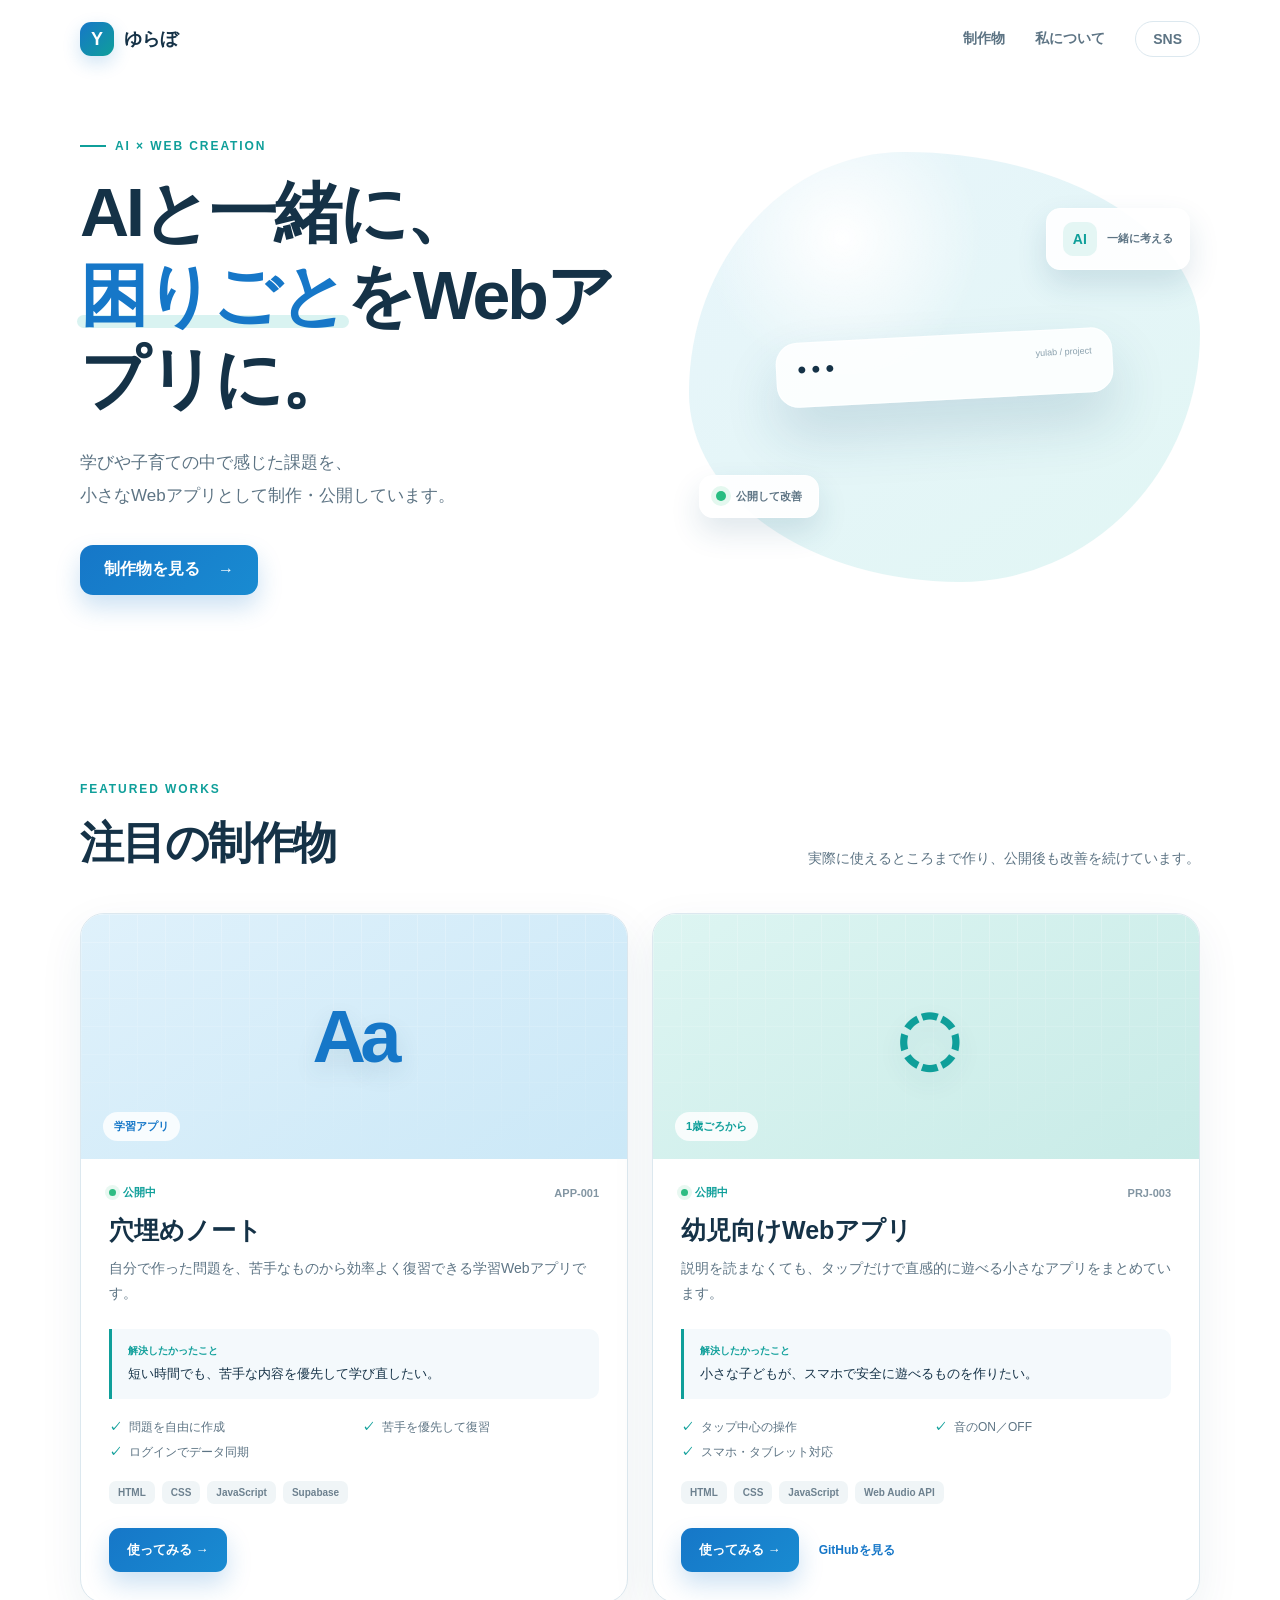
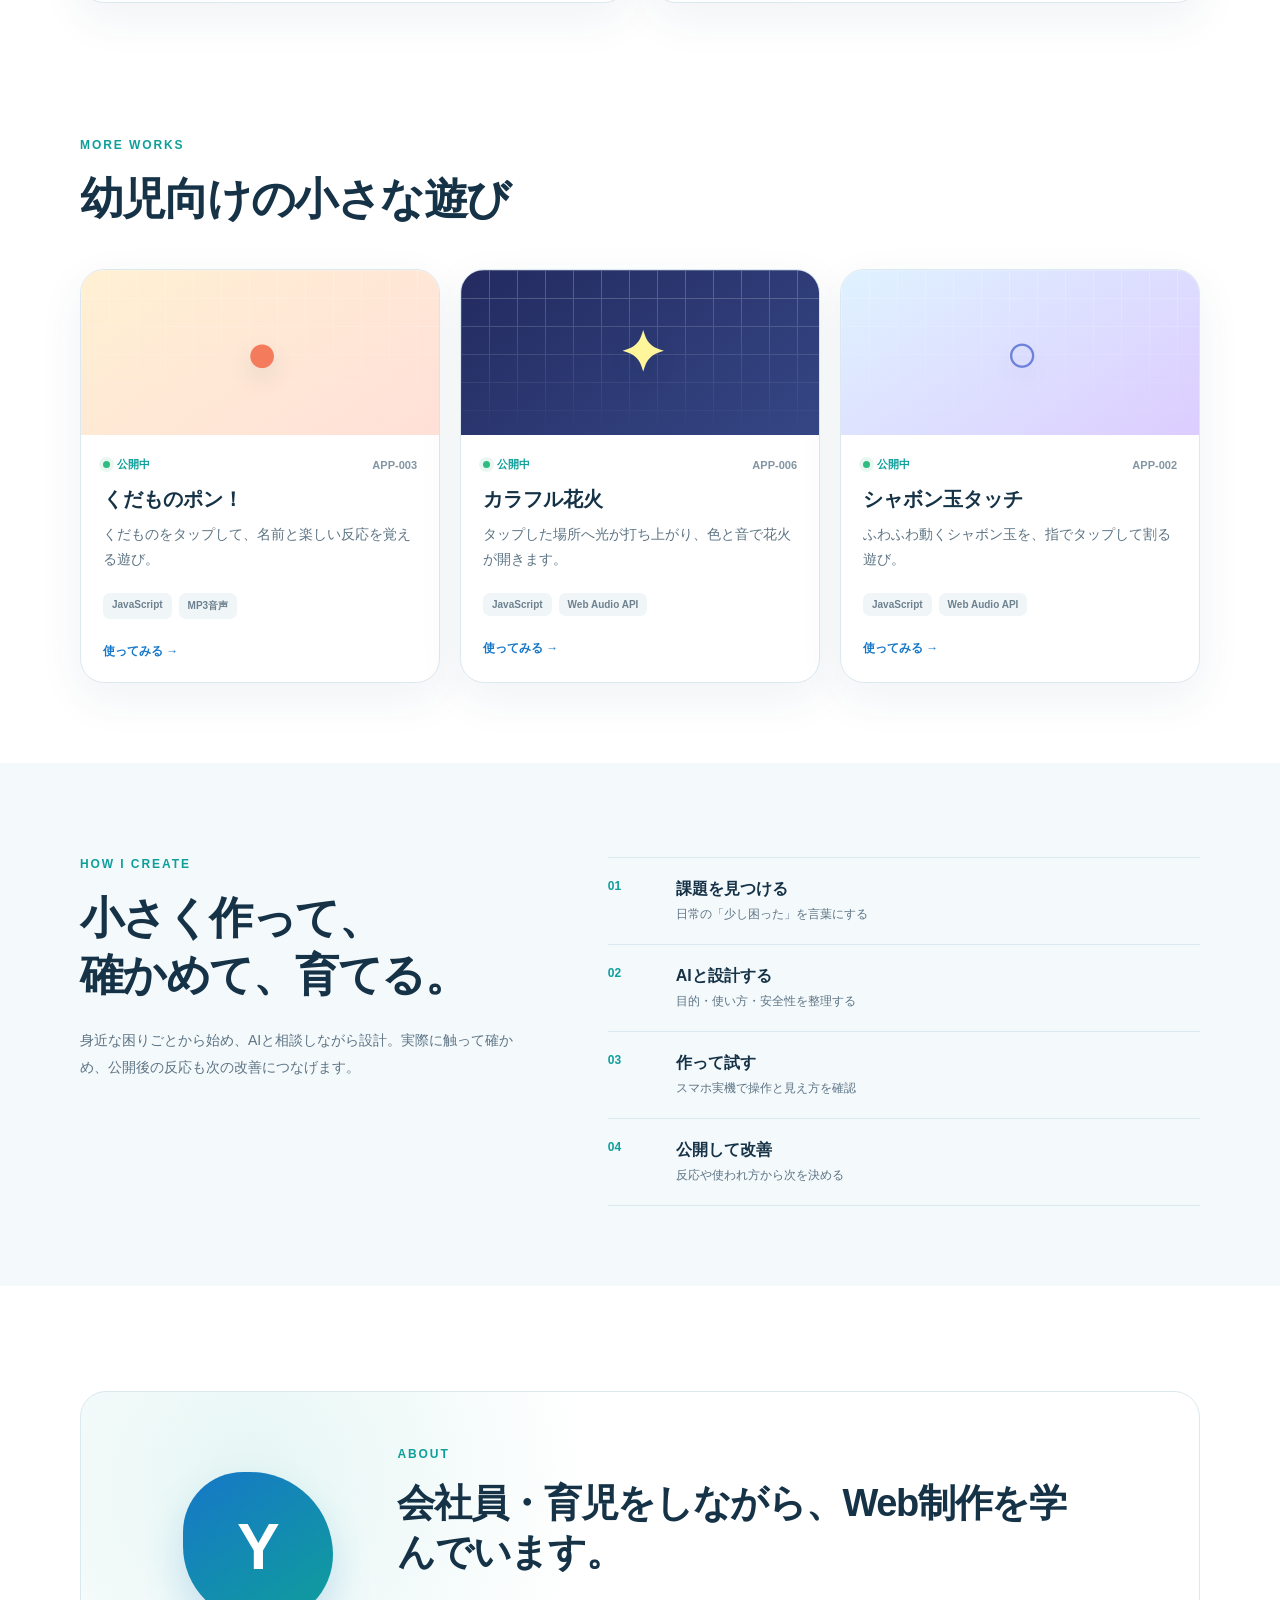
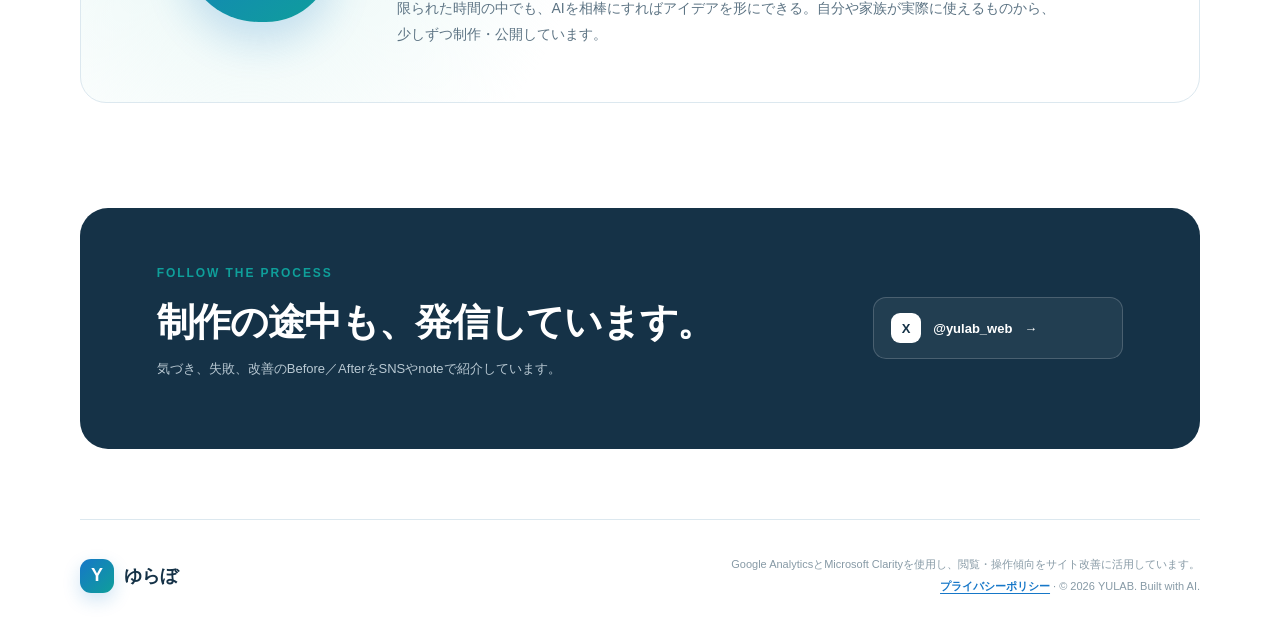
<file: index.html>
<!doctype html>
<html lang="ja">
<head>
  <meta charset="UTF-8">
  <!-- Google tag (gtag.js) -->
  <script async src="https://www.googletagmanager.com/gtag/js?id=G-M5FPMG34LE"></script>
  <script>
    window.dataLayer = window.dataLayer || [];
    function gtag(){dataLayer.push(arguments);}
    gtag('js', new Date());

    gtag('config', 'G-M5FPMG34LE');
  </script>
  <meta name="viewport" content="width=device-width, initial-scale=1.0">
  <meta name="description" content="AIと一緒に、学びや子育ての困りごとをWebアプリとして制作・公開しています。">
  <meta property="og:title" content="ゆらぼ｜制作ポートフォリオ">
  <meta property="og:description" content="AIと一緒に、困りごとをWebアプリに。">
  <meta property="og:type" content="website">
  <meta property="og:image" content="https://yulab-web.com/portfolio/assets/og.png">
  <meta name="twitter:card" content="summary_large_image">
  <title>ゆらぼ｜制作ポートフォリオ</title>
  <link rel="stylesheet" href="css/style.css">
  <script src="js/clarity.js?v=20260829"></script>
  <script src="js/projects.js" defer></script>
  <script src="js/main.js?v=20260829" defer></script>
</head>
<body>
  <header class="site-header">
    <a class="brand" href="#top" aria-label="ゆらぼ トップへ"><b>Y</b><span>ゆらぼ</span></a>
    <nav aria-label="メインナビゲーション"><a href="#works">制作物</a><a href="#about">私について</a><a class="nav-pill" href="#social">SNS</a></nav>
  </header>

  <main>
    <section class="hero" id="top">
      <div>
        <p class="eyebrow"><i></i>AI × WEB CREATION</p>
        <h1>AIと一緒に、<br><em>困りごと</em>をWebアプリに。</h1>
        <p class="lead">学びや子育ての中で感じた課題を、<br class="wide">小さなWebアプリとして制作・公開しています。</p>
        <a class="button" href="#works" data-clarity-event="view_works">制作物を見る <span aria-hidden="true">→</span></a>
      </div>
      <div class="hero-art" aria-label="AIと一緒に設計し、公開して改善する制作イメージ">
        <div class="code-card"><span>● ● ●</span><small>yulab / project</small><i></i><i></i><i></i><i></i></div>
        <div class="float ai"><b>AI</b><span>一緒に考える</span></div>
        <div class="float live"><i></i><span>公開して改善</span></div>
      </div>
    </section>

    <section class="section" id="works">
      <div class="heading"><div><p class="eyebrow">FEATURED WORKS</p><h2>注目の制作物</h2></div><p>実際に使えるところまで作り、公開後も改善を続けています。</p></div>
      <div class="featured-grid" id="featured-projects"></div>
    </section>

    <section class="section more">
      <div class="heading"><div><p class="eyebrow">MORE WORKS</p><h2>幼児向けの小さな遊び</h2></div></div>
      <div class="more-grid" id="more-projects"></div>
    </section>

    <section class="process">
      <div class="section process-inner">
        <div><p class="eyebrow">HOW I CREATE</p><h2>小さく作って、<br>確かめて、育てる。</h2><p class="muted">身近な困りごとから始め、AIと相談しながら設計。実際に触って確かめ、公開後の反応も次の改善につなげます。</p></div>
        <ol>
          <li><span>01</span><div><h3>課題を見つける</h3><p>日常の「少し困った」を言葉にする</p></div></li>
          <li><span>02</span><div><h3>AIと設計する</h3><p>目的・使い方・安全性を整理する</p></div></li>
          <li><span>03</span><div><h3>作って試す</h3><p>スマホ実機で操作と見え方を確認</p></div></li>
          <li><span>04</span><div><h3>公開して改善</h3><p>反応や使われ方から次を決める</p></div></li>
        </ol>
      </div>
    </section>

    <section class="section about" id="about">
      <div class="avatar">Y</div><div><p class="eyebrow">ABOUT</p><h2>会社員・育児をしながら、Web制作を学んでいます。</h2><p class="muted">限られた時間の中でも、AIを相棒にすればアイデアを形にできる。自分や家族が実際に使えるものから、少しずつ制作・公開しています。</p></div>
    </section>

    <section class="social" id="social">
      <div><p class="eyebrow">FOLLOW THE PROCESS</p><h2>制作の途中も、発信しています。</h2><p>気づき、失敗、改善のBefore／AfterをSNSやnoteで紹介しています。</p></div>
      <a href="https://x.com/yulab_web" target="_blank" rel="noopener noreferrer" data-clarity-event="open_social_x"><b>X</b><span>@yulab_web</span><span>→</span></a>
    </section>
  </main>

  <footer>
    <a class="brand" href="#top"><b>Y</b><span>ゆらぼ</span></a>
    <div class="footer-info">
      <p>Google AnalyticsとMicrosoft Clarityを使用し、閲覧・操作傾向をサイト改善に活用しています。</p>
      <p><a class="footer-link" href="privacy.html" data-clarity-event="open_privacy">プライバシーポリシー</a> <span aria-hidden="true">·</span> © 2026 YULAB. Built with AI.</p>
    </div>
  </footer>
</body>
</html>
</file>
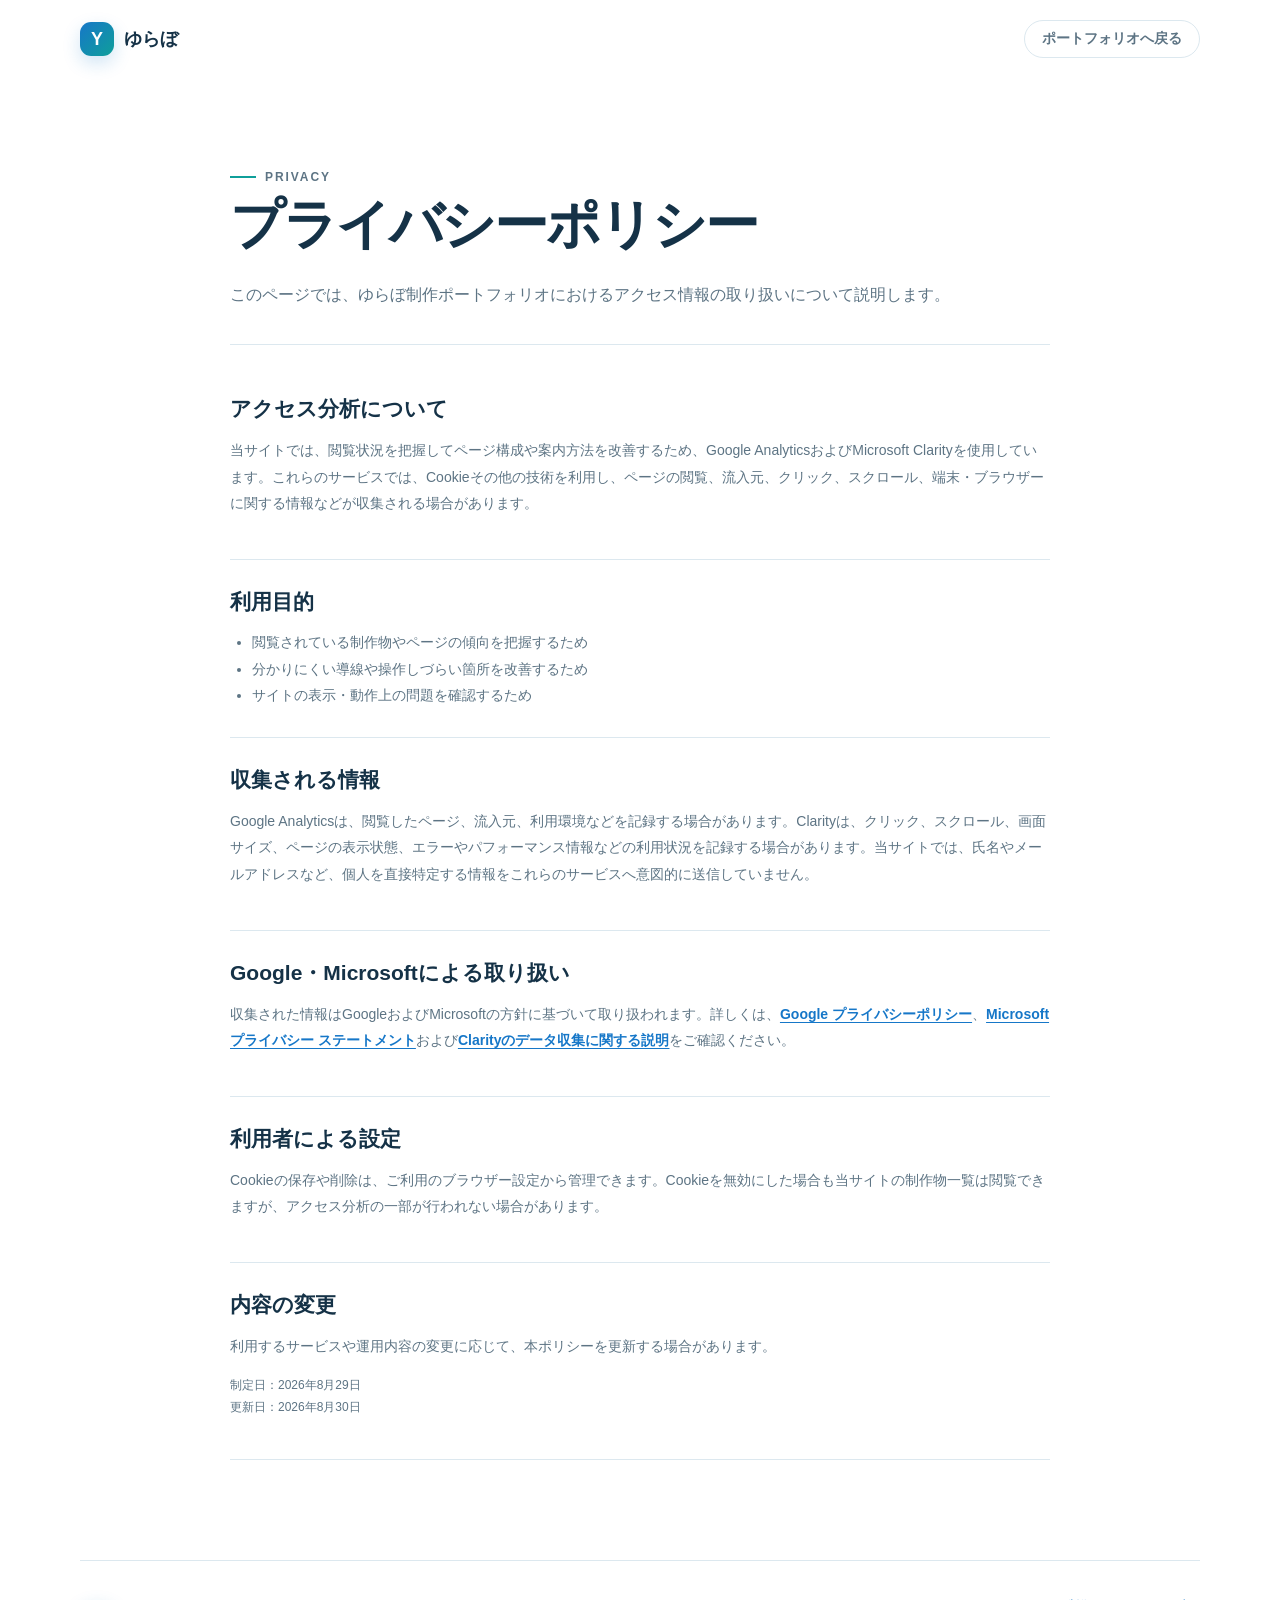
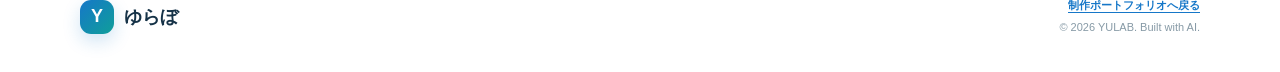
<file: privacy.html>
<!doctype html>
<html lang="ja">
<head>
  <meta charset="UTF-8">
  <!-- Google tag (gtag.js) -->
  <script async src="https://www.googletagmanager.com/gtag/js?id=G-M5FPMG34LE"></script>
  <script>
    window.dataLayer = window.dataLayer || [];
    function gtag(){dataLayer.push(arguments);}
    gtag('js', new Date());

    gtag('config', 'G-M5FPMG34LE');
  </script>
  <meta name="viewport" content="width=device-width, initial-scale=1.0">
  <meta name="description" content="ゆらぼ制作ポートフォリオのプライバシーポリシーです。">
  <meta name="robots" content="index,follow">
  <title>プライバシーポリシー｜ゆらぼ</title>
  <link rel="stylesheet" href="css/style.css?v=20260829">
  <script src="js/clarity.js?v=20260829"></script>
</head>
<body>
  <header class="site-header">
    <a class="brand" href="index.html" aria-label="ゆらぼ トップへ"><b>Y</b><span>ゆらぼ</span></a>
    <nav aria-label="メインナビゲーション"><a class="nav-pill" href="index.html">ポートフォリオへ戻る</a></nav>
  </header>

  <main class="privacy-main">
    <header class="privacy-hero">
      <p class="eyebrow"><i></i>PRIVACY</p>
      <h1>プライバシーポリシー</h1>
      <p>このページでは、ゆらぼ制作ポートフォリオにおけるアクセス情報の取り扱いについて説明します。</p>
    </header>

    <div class="privacy-content">
      <section>
        <h2>アクセス分析について</h2>
        <p>当サイトでは、閲覧状況を把握してページ構成や案内方法を改善するため、Google AnalyticsおよびMicrosoft Clarityを使用しています。これらのサービスでは、Cookieその他の技術を利用し、ページの閲覧、流入元、クリック、スクロール、端末・ブラウザーに関する情報などが収集される場合があります。</p>
      </section>

      <section>
        <h2>利用目的</h2>
        <ul>
          <li>閲覧されている制作物やページの傾向を把握するため</li>
          <li>分かりにくい導線や操作しづらい箇所を改善するため</li>
          <li>サイトの表示・動作上の問題を確認するため</li>
        </ul>
      </section>

      <section>
        <h2>収集される情報</h2>
        <p>Google Analyticsは、閲覧したページ、流入元、利用環境などを記録する場合があります。Clarityは、クリック、スクロール、画面サイズ、ページの表示状態、エラーやパフォーマンス情報などの利用状況を記録する場合があります。当サイトでは、氏名やメールアドレスなど、個人を直接特定する情報をこれらのサービスへ意図的に送信していません。</p>
      </section>

      <section>
        <h2>Google・Microsoftによる取り扱い</h2>
        <p>収集された情報はGoogleおよびMicrosoftの方針に基づいて取り扱われます。詳しくは、<a href="https://policies.google.com/privacy" target="_blank" rel="noopener noreferrer">Google プライバシーポリシー</a>、<a href="https://www.microsoft.com/privacy/privacystatement" target="_blank" rel="noopener noreferrer">Microsoft プライバシー ステートメント</a>および<a href="https://learn.microsoft.com/en-us/clarity/setup-and-installation/clarity-data" target="_blank" rel="noopener noreferrer">Clarityのデータ収集に関する説明</a>をご確認ください。</p>
      </section>

      <section>
        <h2>利用者による設定</h2>
        <p>Cookieの保存や削除は、ご利用のブラウザー設定から管理できます。Cookieを無効にした場合も当サイトの制作物一覧は閲覧できますが、アクセス分析の一部が行われない場合があります。</p>
      </section>

      <section>
        <h2>内容の変更</h2>
        <p>利用するサービスや運用内容の変更に応じて、本ポリシーを更新する場合があります。</p>
        <p class="privacy-updated">制定日：2026年8月29日<br>更新日：2026年8月30日</p>
      </section>
    </div>
  </main>

  <footer>
    <a class="brand" href="index.html"><b>Y</b><span>ゆらぼ</span></a>
    <div class="footer-info"><p><a class="footer-link" href="index.html">制作ポートフォリオへ戻る</a></p><p>© 2026 YULAB. Built with AI.</p></div>
  </footer>
</body>
</html>
</file>
<file: css/style.css>
:root{--ink:#153247;--muted:#5d7484;--blue:#1677c8;--teal:#0f9f9a;--pale:#f4f9fc;--line:#dce8ef;--white:#fff}
*{box-sizing:border-box}html{scroll-behavior:smooth}body{margin:0;background:#fff;color:var(--ink);font-family:-apple-system,BlinkMacSystemFont,"Hiragino Kaku Gothic ProN","Yu Gothic","Noto Sans JP",sans-serif;-webkit-font-smoothing:antialiased}a{color:inherit;text-decoration:none}a:focus-visible{outline:3px solid #61c9c4;outline-offset:4px}
.site-header,.hero,.section,footer{width:min(1120px,calc(100% - 40px));margin-inline:auto}.site-header{height:78px;display:flex;align-items:center;justify-content:space-between}.brand{display:flex;align-items:center;gap:10px;font-size:18px;font-weight:800}.brand b{width:34px;height:34px;display:grid;place-items:center;border-radius:11px;color:#fff;background:linear-gradient(135deg,var(--blue),var(--teal));box-shadow:0 7px 18px #1677c833}nav{display:flex;align-items:center;gap:30px;color:var(--muted);font-size:14px;font-weight:700}.nav-pill{padding:9px 17px;border:1px solid var(--line);border-radius:999px}
.hero{min-height:610px;display:grid;grid-template-columns:1.05fr .95fr;align-items:center;gap:44px;padding:54px 0 86px}.eyebrow{display:flex;align-items:center;gap:9px;margin:0 0 18px;color:var(--teal);font-size:12px;font-weight:850;letter-spacing:.16em}.eyebrow i{width:26px;height:2px;background:var(--teal)}.hero h1{margin:0;font-size:clamp(42px,5.4vw,68px);line-height:1.22;letter-spacing:-.045em}.hero h1 em{position:relative;color:var(--blue);font-style:normal}.hero h1 em:after{content:"";position:absolute;z-index:-1;left:-3px;right:-3px;bottom:5px;height:13px;border-radius:8px;background:#d9f3f1}.lead{margin:26px 0 32px;color:var(--muted);font-size:17px;line-height:1.95}
.button{min-height:50px;display:inline-flex;align-items:center;justify-content:center;gap:18px;padding:0 24px;border-radius:13px;background:linear-gradient(135deg,var(--blue),#198bd1);color:#fff;font-weight:800;box-shadow:0 12px 25px #1677c838;transition:.18s}.button:hover{transform:translateY(-2px)}svg{width:18px;fill:none;stroke:currentColor;stroke-linecap:round;stroke-linejoin:round;stroke-width:1.7}
.hero-art{position:relative;min-height:430px;display:grid;place-items:center;border-radius:42% 58% 47% 53%/56% 42% 58% 44%;background:radial-gradient(circle at 30% 20%,#fff,transparent 28%),linear-gradient(145deg,#e8f5fb,#e1f6f4)}.code-card{position:relative;z-index:2;width:66%;padding:17px 20px 28px;border:1px solid #ffffffcc;border-radius:22px;background:#ffffffd9;box-shadow:0 28px 55px #19527529;transform:rotate(-3deg)}.dots{color:#cbd9e1;font-size:8px;letter-spacing:4px}.code-card small{float:right;color:#8aa0ad;font-size:9px}.code{padding-top:16px}.code i{display:block;width:83%;height:9px;margin:13px 0;border-radius:20px;background:#dfeaf0}.code i:nth-child(2){width:66%;margin-left:12%;background:#9bddd9}.code i:nth-child(4){width:46%;margin-left:28%;background:#a8d4ed}.float{position:absolute;z-index:3;display:flex;align-items:center;gap:10px;padding:13px 16px;border:1px solid #fff;border-radius:14px;background:#fffffff0;box-shadow:0 14px 30px #19527524;color:var(--muted);font-size:11px;font-weight:700}.float b{width:34px;height:34px;display:grid;place-items:center;border-radius:10px;background:#e4f6f4;color:var(--teal);font-size:14px}.float>i{width:10px;height:10px;border-radius:50%;background:#27bd81;box-shadow:0 0 0 5px #e4f8ef}.float.ai{top:13%;right:2%}.float.live{bottom:15%;left:2%}
.section{padding:94px 0 80px}.heading{display:flex;align-items:end;justify-content:space-between;gap:30px;margin-bottom:42px}.heading h2,.process h2,.about h2,.social h2{margin:0;font-size:clamp(30px,4vw,44px);line-height:1.3;letter-spacing:-.035em}.heading>p{max-width:400px;margin:0;color:var(--muted);font-size:14px;line-height:1.8}.featured-grid{display:grid;grid-template-columns:repeat(2,1fr);gap:24px}.work-card,.mini-card{overflow:hidden;border:1px solid var(--line);border-radius:24px;background:#fff;box-shadow:0 15px 45px #214c6612}
.visual{position:relative;min-height:245px;display:grid;place-items:center;overflow:hidden}.visual .grid{position:absolute;inset:0;opacity:.24;background-image:linear-gradient(#fff 1px,transparent 1px),linear-gradient(90deg,#fff 1px,transparent 1px);background-size:28px 28px;mask-image:linear-gradient(#000,transparent)}.visual strong{position:relative;font-size:74px;font-weight:800;letter-spacing:-.08em;text-shadow:0 10px 25px #1c49641f}.visual small{position:absolute;left:22px;bottom:18px;padding:7px 11px;border-radius:999px;background:#ffffffd4;font-size:11px;font-weight:800}.notes{background:linear-gradient(145deg,#dff1fb,#cbe8f7);color:var(--blue)}.kids{background:linear-gradient(145deg,#ddf5f2,#c8ebe7);color:var(--teal)}.fruit{background:linear-gradient(145deg,#fff0d3,#ffe0d8);color:#f47c5d}.fireworks{background:linear-gradient(145deg,#232b60,#354685);color:#fff59b}.bubbles{background:linear-gradient(145deg,#dff2ff,#dccdff);color:#6d81dc}
.work-body{padding:26px 28px 30px}.meta{display:flex;align-items:center;justify-content:space-between;color:#8295a2;font-size:11px;font-weight:750}.status{display:flex;align-items:center;gap:7px;color:var(--teal)}.status:before{content:"";width:7px;height:7px;border-radius:50%;background:#2ebc83;box-shadow:0 0 0 4px #e8f8f1}.work-body h3,.mini-body h3{margin:14px 0 9px;font-size:25px}.work-body>p,.mini-body>p,.muted{margin:0;color:var(--muted);font-size:14px;line-height:1.8}.work-body aside{display:block;margin-top:22px;padding:15px 16px;border-left:3px solid var(--teal);border-radius:0 10px 10px 0;background:var(--pale)}aside b{display:block;color:var(--teal);font-size:10px}aside span{display:block;margin-top:5px;font-size:13px;line-height:1.65}.work-body ul{display:grid;grid-template-columns:1fr 1fr;gap:8px 16px;margin:20px 0 0;padding:0;list-style:none}.work-body li{color:var(--muted);font-size:12px}.work-body li:before{content:"✓";margin-right:8px;color:var(--teal);font-weight:900}
.tags{display:flex;flex-wrap:wrap;gap:7px;margin-top:20px}.tags span{padding:6px 9px;border-radius:7px;background:#f0f5f7;color:#6d818f;font-size:10px;font-weight:750}.actions{display:flex;align-items:center;gap:20px;margin-top:24px}.button.small{min-height:44px;padding:0 18px;gap:10px;border-radius:11px;font-size:13px}.text-link,.arrow-link{color:var(--blue);font-size:12px;font-weight:800}
.more{padding-top:55px}.more-grid{display:grid;grid-template-columns:repeat(3,1fr);gap:20px}.mini{min-height:165px}.mini strong{font-size:55px}.mini-body{padding:22px}.mini-body h3{font-size:20px}.arrow-link{display:inline-flex;align-items:center;gap:6px;margin-top:24px}
.process{background:var(--pale)}.process-inner{display:grid;grid-template-columns:.85fr 1.15fr;gap:90px}.process .muted{margin-top:24px;line-height:1.9}.process ol{margin:0;padding:0;list-style:none;border-top:1px solid var(--line)}.process li{display:grid;grid-template-columns:54px 1fr;gap:14px;padding:21px 0;border-bottom:1px solid var(--line)}.process li>span{color:var(--teal);font-size:12px;font-weight:850}.process h3{margin:0 0 6px;font-size:16px}.process li p{margin:0;color:var(--muted);font-size:12px}
.about{display:grid;grid-template-columns:160px 1fr;align-items:center;gap:54px;margin-block:105px;padding:55px 8%;border:1px solid var(--line);border-radius:26px;background:radial-gradient(circle at 15% 30%,#e5f6f4,transparent 35%),#fff}.avatar{width:150px;aspect-ratio:1;display:grid;place-items:center;border-radius:42% 58% 47% 53%;background:linear-gradient(145deg,var(--blue),var(--teal));color:#fff;font-size:64px;font-weight:900;box-shadow:0 20px 40px #1677c833}.about h2{font-size:clamp(26px,3.5vw,38px)}.about .muted{margin-top:19px;max-width:670px}
.social{width:min(1120px,calc(100% - 40px));margin:0 auto 70px;display:flex;align-items:center;justify-content:space-between;gap:40px;padding:58px 6%;border-radius:28px;background:var(--ink);color:#fff}.social h2{font-size:clamp(27px,3vw,38px)}.social p:last-child{color:#b9c9d3;font-size:13px}.social>a{display:flex;align-items:center;gap:12px;min-width:250px;padding:15px 17px;border:1px solid #ffffff2e;border-radius:13px;background:#ffffff0f;font-size:13px;font-weight:750}.social>a b{width:30px;height:30px;display:grid;place-items:center;border-radius:9px;background:#fff;color:var(--ink)}.social>a svg{margin-left:auto}footer{min-height:112px;display:flex;align-items:center;justify-content:space-between;gap:32px;border-top:1px solid var(--line)}footer p{margin:4px 0;color:#879aa6;font-size:11px;line-height:1.6}.footer-info{text-align:right}.footer-link{color:var(--blue);font-weight:800;text-decoration:underline;text-underline-offset:3px}
.privacy-main{width:min(820px,calc(100% - 40px));margin:0 auto;padding:70px 0 100px}.privacy-hero{padding-bottom:34px;border-bottom:1px solid var(--line)}.privacy-hero h1{margin:0;font-size:clamp(36px,5vw,54px);letter-spacing:-.04em}.privacy-hero p{margin:18px 0 0;color:var(--muted);line-height:1.9}.privacy-content{padding-top:22px}.privacy-content section{padding:28px 0;border-bottom:1px solid var(--line)}.privacy-content h2{margin:0 0 13px;font-size:21px}.privacy-content p,.privacy-content li{color:var(--muted);font-size:14px;line-height:1.9}.privacy-content ul{margin:0;padding-left:1.4em}.privacy-content a{color:var(--blue);font-weight:750;text-decoration:underline;text-underline-offset:3px}.privacy-updated{font-size:12px!important}
@media(max-width:820px){.hero{grid-template-columns:1fr}.featured-grid{grid-template-columns:1fr}.more-grid{grid-template-columns:repeat(2,1fr)}.process-inner{grid-template-columns:1fr;gap:50px}}
@media(max-width:600px){.site-header,.hero,.section,footer{width:calc(100% - 30px)}.site-header{height:68px}nav a:not(.nav-pill){display:none}.hero{min-height:auto;gap:40px;padding:48px 0 68px}.hero h1{font-size:clamp(37px,11.2vw,50px);line-height:1.3}.lead{font-size:15px}.wide{display:none}.hero-art{min-height:310px;border-radius:36px}.code-card{width:70%}.heading{display:block;margin-bottom:28px}.heading>p{margin-top:13px}.section{padding:70px 0 45px}.visual{min-height:205px}.work-body{padding:23px 20px 25px}.work-body ul{grid-template-columns:1fr}.more{padding-bottom:75px}.more-grid{grid-template-columns:1fr}.mini{min-height:175px}.process-inner{padding:74px 0}.about{grid-template-columns:1fr;gap:30px;margin-block:72px;padding:35px 25px}.avatar{width:92px;font-size:40px}.social{width:calc(100% - 30px);display:block;margin-bottom:45px;padding:38px 24px}.social>a{min-width:0;margin-top:28px}footer{min-height:170px;flex-direction:column;justify-content:center;gap:14px}.footer-info{text-align:center}.privacy-main{width:calc(100% - 30px);padding:50px 0 75px}}
@media(prefers-reduced-motion:reduce){html{scroll-behavior:auto}*,*:before,*:after{transition-duration:.01ms!important;animation-duration:.01ms!important}}
</file>
